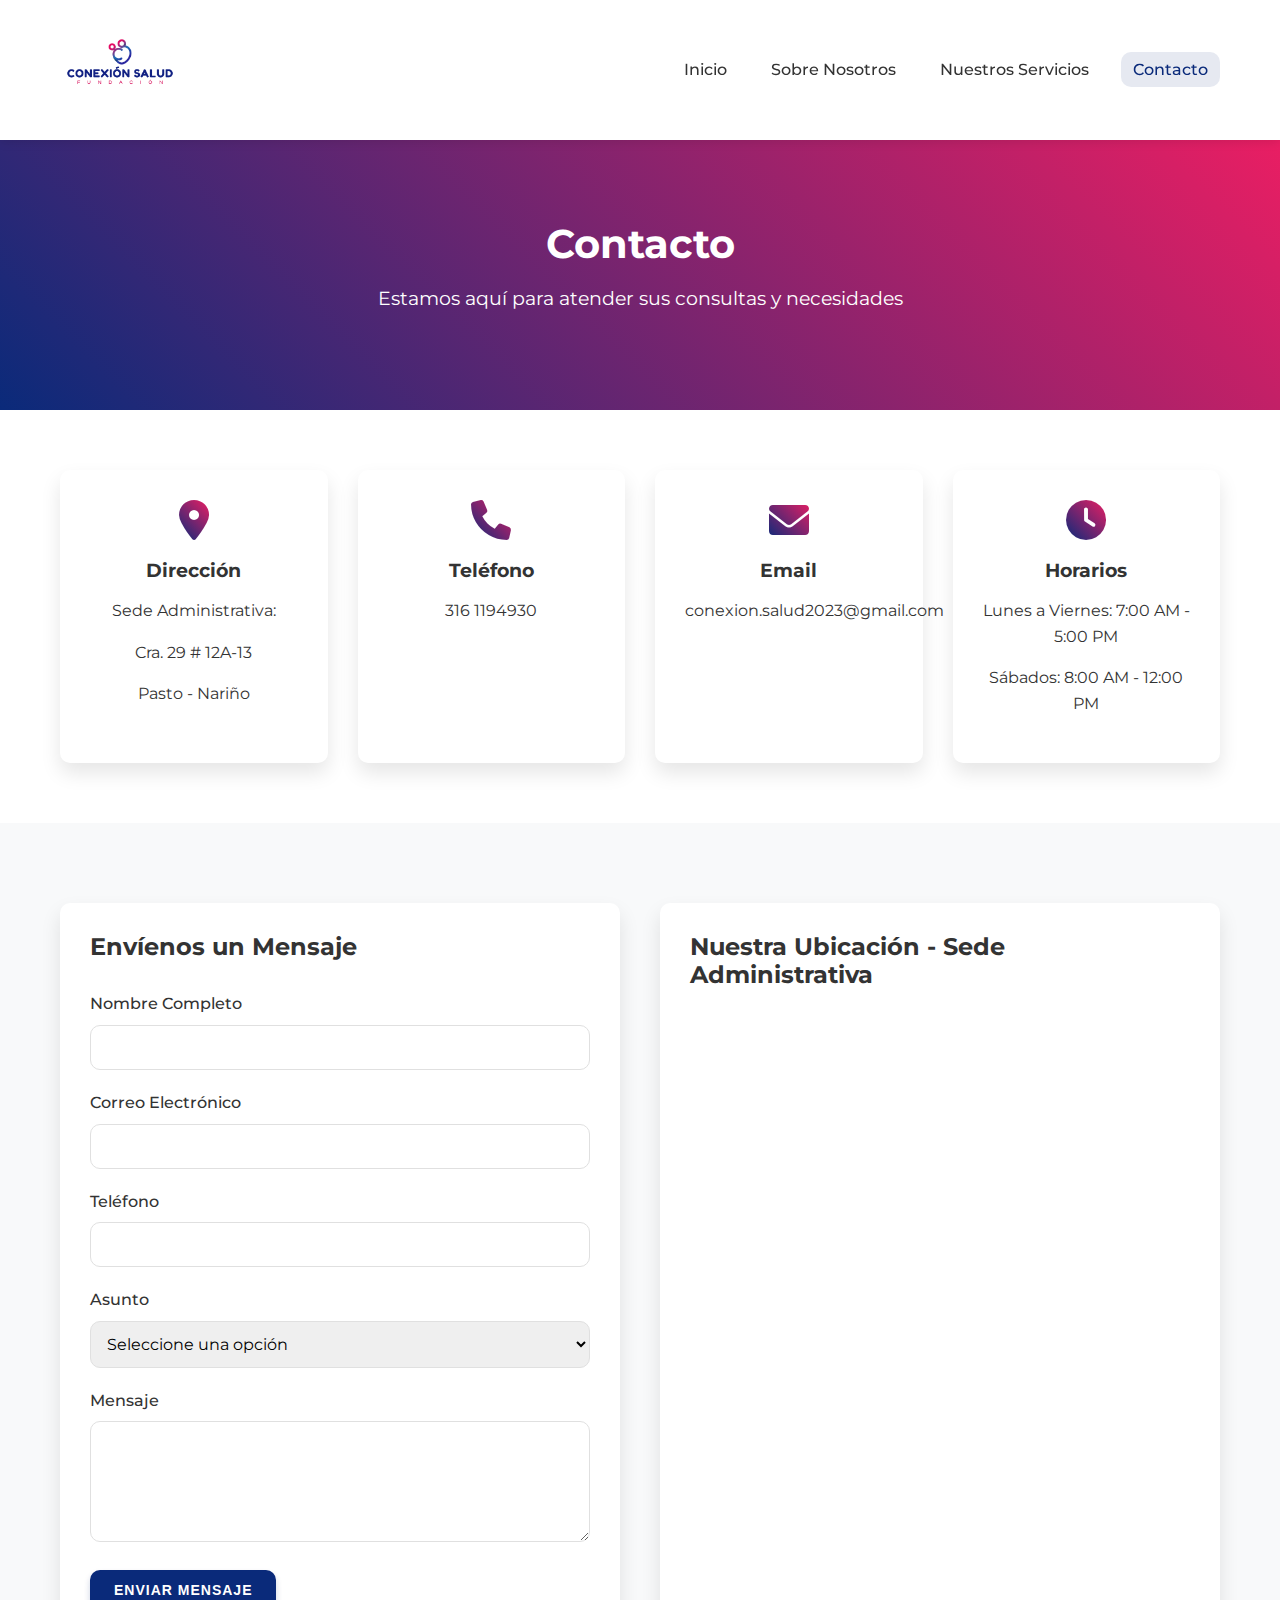
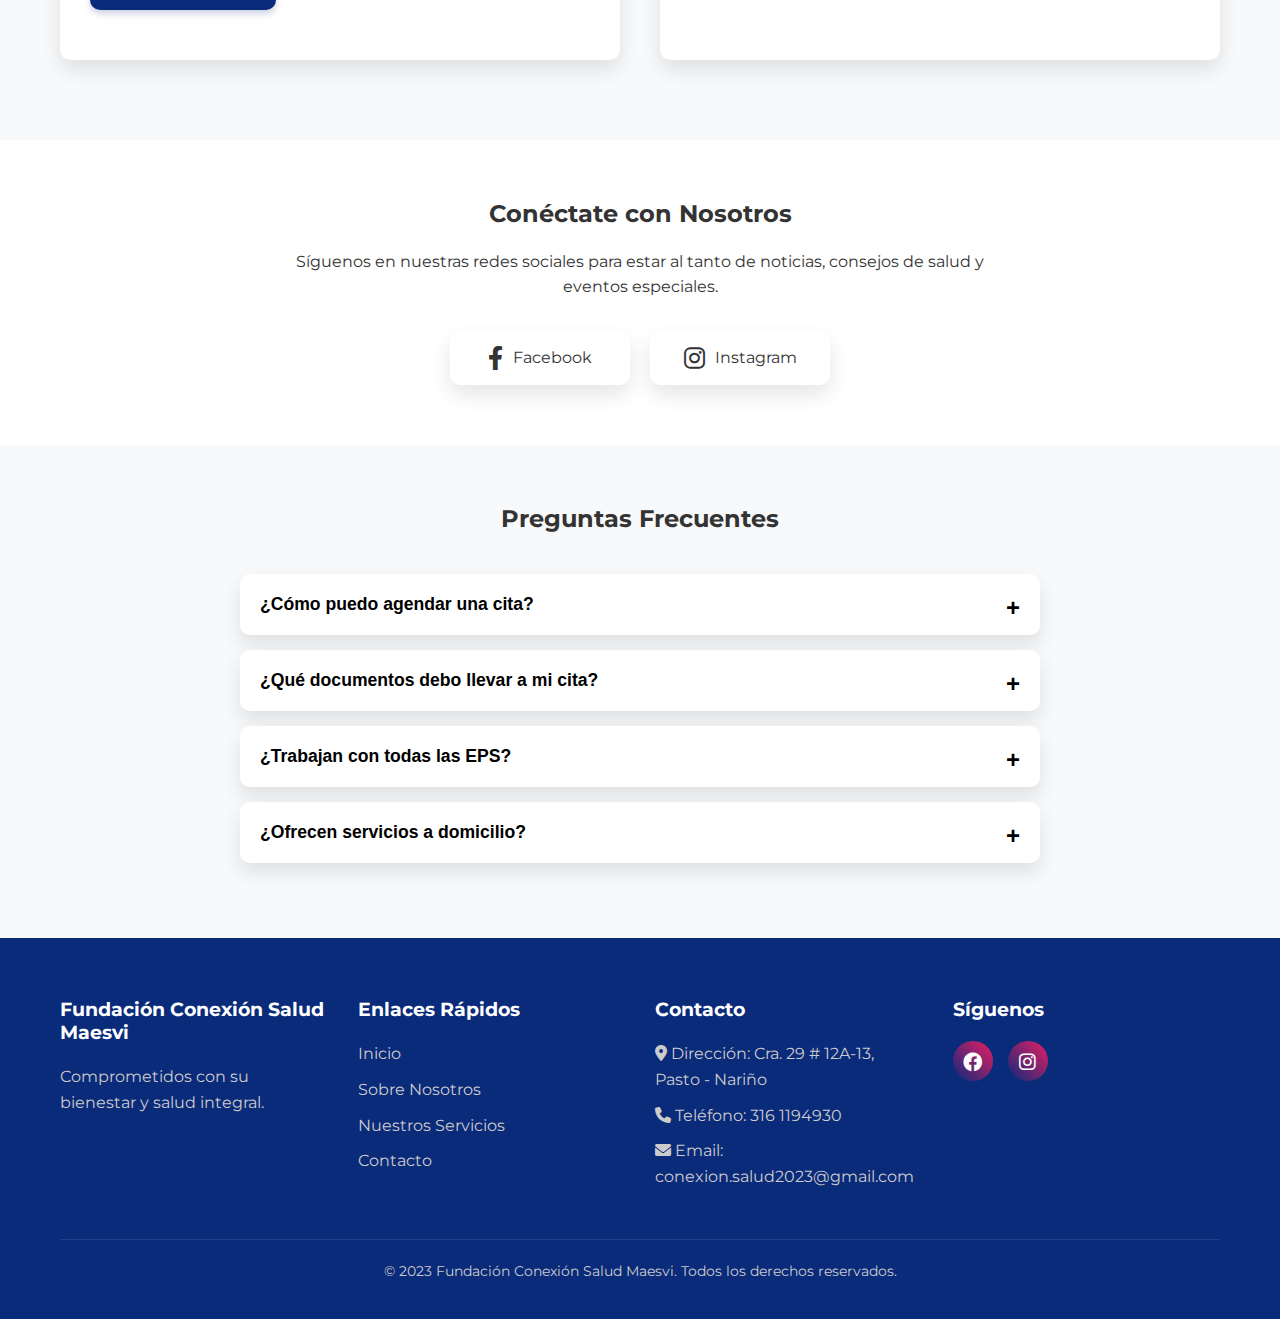
<file: contact.html>
<!DOCTYPE html>
<html lang="es">
<head>
    <meta charset="UTF-8">
    <meta name="viewport" content="width=device-width, initial-scale=1.0">
    <title>Fundación Conexión Salud Maesvi - Contacto</title>
    <link rel="stylesheet" href="styles.css">
    <link rel="stylesheet" href="https://cdnjs.cloudflare.com/ajax/libs/font-awesome/6.0.0-beta3/css/all.min.css">
</head>
<body>
    <header>
        <div class="container">
            <div class="logo">
                <a href="index.html">
                    <img src="logo.jpg" alt="Logo Fundación Conexión Salud Maesvi">
                </a>
            </div>
            <nav>
                <input type="checkbox" id="menu-toggle">
                <label for="menu-toggle" class="menu-icon">
                    <i class="fas fa-bars"></i>
                </label>
                <ul class="menu">
                    <li><a href="index.html">Inicio</a></li>
                    <li><a href="about.html">Sobre Nosotros</a></li>
                    <li><a href="services.html">Nuestros Servicios</a></li>
                    <li><a href="contact.html" class="active">Contacto</a></li>
                </ul>
            </nav>
        </div>
    </header>

    <section class="page-header">
        <div class="container">
            <h2>Contacto</h2>
            <p>Estamos aquí para atender sus consultas y necesidades</p>
        </div>
    </section>

    <section class="contact-info">
        <div class="container">
            <div class="contact-grid">
                <div class="contact-card">
                    <i class="fas fa-map-marker-alt"></i>
                    <h3>Dirección</h3>
                    <p>Sede Administrativa:</p>
                    <p>Cra. 29 # 12A-13</p>
                    <p>Pasto - Nariño</p>
                </div>
                <div class="contact-card">
                    <i class="fas fa-phone"></i>
                    <h3>Teléfono</h3>
                    <p>316 1194930</p>
                </div>
                <div class="contact-card">
                    <i class="fas fa-envelope"></i>
                    <h3>Email</h3>
                    <p>conexion.salud2023@gmail.com</p>
                </div>
                <div class="contact-card">
                    <i class="fas fa-clock"></i>
                    <h3>Horarios</h3>
                    <p>Lunes a Viernes: 7:00 AM - 5:00 PM</p>
                    <p>Sábados: 8:00 AM - 12:00 PM</p>
                </div>
            </div>
        </div>
    </section>

    <section class="contact-form-section">
  <div class="container">
    <div class="contact-content">
      <div class="form-container">
        <h2>Envíenos un Mensaje</h2>
        <form id="contact-form" class="contact-form" method="POST" action="https://formspree.io/f/xrbqjonn">
          <input type="hidden" name="_captcha" value="false">

          <div class="form-group">
            <label for="name">Nombre Completo</label>
            <input type="text" id="name" name="name" required>
          </div>

          <div class="form-group">
            <label for="email">Correo Electrónico</label>
            <input type="email" id="email" name="email" required>
          </div>

          <div class="form-group">
            <label for="phone">Teléfono</label>
            <input type="tel" id="phone" name="phone" required>
          </div>

          <div class="form-group">
            <label for="subject">Asunto</label>
            <select id="subject" name="subject" required>
              <option value="">Seleccione una opción</option>
              <option value="cita">Solicitud de Cita</option>
              <option value="info">Información de Servicios</option>
              <option value="sugerencia">Sugerencia</option>
              <option value="otro">Otro</option>
            </select>
          </div>

          <div class="form-group">
            <label for="message">Mensaje</label>
            <textarea id="message" name="message" rows="5" required></textarea>
          </div>

          <div class="form-group">
            <button type="submit" class="btn">Enviar Mensaje</button>
          </div>

          <!-- Aquí mostramos el estado del formulario -->
          <div id="form-status" style="margin-top: 10px; font-weight: bold;"></div>
        </form>
      </div>

      <div class="map-container">
        <h2>Nuestra Ubicación - Sede Administrativa</h2>
        <div class="map">
          <img src="https://images.unsplash.com/photo-1569336415962-a4bd9f69cd83?ixlib=rb-1.2.1&auto=format&fit=crop&w=1350&q=80" alt="Mapa de ubicación">
        </div>
      </div>
    </div>
  </div>
</section>

<!-- Agrega este script justo antes de cerrar el body -->
<script>
  const form = document.getElementById("contact-form");
  const status = document.getElementById("form-status");

  form.addEventListener("submit", async (e) => {
    e.preventDefault();

    const formData = new FormData(form);

    try {
      const response = await fetch(form.action, {
        method: form.method,
        headers: { "Accept": "application/json" },
        body: formData,
      });

      if (response.ok) {
        status.innerText = "¡Mensaje enviado con éxito!";
        status.style.color = "green";
        form.reset();
      } else {
        const result = await response.json();
        status.innerText = result.error || "Ocurrió un error. Inténtalo de nuevo.";
        status.style.color = "red";
      }
    } catch (error) {
      status.innerText = "Error de red. Inténtalo más tarde.";
      status.style.color = "red";
    }
  });
</script>

               <!--  <div class="form-container">
                    <h2>Envíenos un Mensaje</h2>
                    <form id="contact-form" class="contact-form">
                        <div class="form-group">
                            <label for="name">Nombre Completo</label>
                            <input type="text" id="name" name="name" required>
                        </div>
                        <div class="form-group">
                            <label for="email">Correo Electrónico</label>
                            <input type="email" id="email" name="email" required>
                        </div>
                        <div class="form-group">
                            <label for="phone">Teléfono</label>
                            <input type="tel" id="phone" name="phone" required>
                        </div>
                        <div class="form-group">
                            <label for="subject">Asunto</label>
                            <select id="subject" name="subject" required>
                                <option value="">Seleccione una opción</option>
                                <option value="cita">Solicitud de Cita</option>
                                <option value="info">Información de Servicios</option>
                                <option value="sugerencia">Sugerencia</option>
                                <option value="otro">Otro</option>
                            </select>
                        </div>
                        <div class="form-group">
                            <label for="message">Mensaje</label>
                            <textarea id="message" name="message" rows="5" required></textarea>
                        </div>
                        <div class="form-group">
                            <button type="submit" class="btn">Enviar Mensaje</button>
                        </div>
                    </form>
                </div> -->
                
    

    <section class="social-connect">
        <div class="container">
            <h2>Conéctate con Nosotros</h2>
            <p>Síguenos en nuestras redes sociales para estar al tanto de noticias, consejos de salud y eventos especiales.</p>
            <div class="social-grid">
                <a href="https://www.facebook.com/profile.php?id=61558642860971&locale=es_LA" target="_blank" class="social-link facebook">
                    <i class="fab fa-facebook-f"></i>
                    <span>Facebook</span>
                </a>
                <a href="https://www.instagram.com/Ipsconexionsalud" target="_blank" class="social-link instagram">
                    <i class="fab fa-instagram"></i>
                    <span>Instagram</span>
                </a>
            </div>
        </div>
    </section>

    <section class="faq">
        <div class="container">
            <h2>Preguntas Frecuentes</h2>
            <div class="accordion">
                <div class="accordion-item">
                    <button class="accordion-header">¿Cómo puedo agendar una cita?</button>
                    <div class="accordion-content">
                        <p>Puede agendar una cita llamando a nuestro número de teléfono 316 1194930, enviando un correo electrónico a conexion.salud2023@gmail.com o completando el formulario de contacto en esta página. También puede visitar nuestras instalaciones y solicitar una cita personalmente.</p>
                    </div>
                </div>
                <div class="accordion-item">
                    <button class="accordion-header">¿Qué documentos debo llevar a mi cita?</button>
                    <div class="accordion-content">
                        <p>Debe traer su documento de identidad, carnet de afiliación a su EPS o seguro médico, y cualquier resultado de exámenes previos o historia clínica relevante para su consulta.</p>
                    </div>
                </div>
                <div class="accordion-item">
                    <button class="accordion-header">¿Trabajan con todas las EPS?</button>
                    <div class="accordion-content">
                        <p>Trabajamos con la mayoría de las EPS del país. Para verificar si su EPS tiene convenio con nosotros, puede contactarnos directamente o consultar la lista actualizada en nuestra recepción.</p>
                    </div>
                </div>
                <div class="accordion-item">
                    <button class="accordion-header">¿Ofrecen servicios a domicilio?</button>
                    <div class="accordion-content">
                        <p>Sí, ofrecemos servicios de rehabilitación domiciliaria y atención domiciliaria para pacientes con movilidad reducida. También realizamos toma de muestras de laboratorio a domicilio. Consulte disponibilidad y costos adicionales.</p>
                    </div>
                </div>
            </div>
        </div>
    </section>

    <footer>
        <div class="container">
            <div class="footer-content">
                <div class="footer-section">
                    <h3>Fundación Conexión Salud Maesvi</h3>
                    <p>Comprometidos con su bienestar y salud integral.</p>
                </div>
                <div class="footer-section">
                    <h3>Enlaces Rápidos</h3>
                    <ul>
                        <li><a href="index.html">Inicio</a></li>
                        <li><a href="about.html">Sobre Nosotros</a></li>
                        <li><a href="services.html">Nuestros Servicios</a></li>
                        <li><a href="contact.html">Contacto</a></li>
                    </ul>
                </div>
                <div class="footer-section">
                    <h3>Contacto</h3>
                    <p><i class="fas fa-map-marker-alt"></i> Dirección: Cra. 29 # 12A-13, Pasto - Nariño</p>
                    <p><i class="fas fa-phone"></i> Teléfono: 316 1194930</p>
                    <p><i class="fas fa-envelope"></i> Email: conexion.salud2023@gmail.com</p>
                </div>
                <div class="footer-section">
                    <h3>Síguenos</h3>
                    <div class="social-icons">
                        <a href="https://www.facebook.com/profile.php?id=61558642860971&locale=es_LA" target="_blank"><i class="fab fa-facebook"></i></a>
                        <a href="https://www.instagram.com/Ipsconexionsalud" target="_blank"><i class="fab fa-instagram"></i></a>
                    </div>
                </div>
            </div>
            <div class="footer-bottom">
                <p>&copy; 2023 Fundación Conexión Salud Maesvi. Todos los derechos reservados.</p>
            </div>
        </div>
    </footer>

    <script src="script.js"></script>
</body>
</html>
</file>
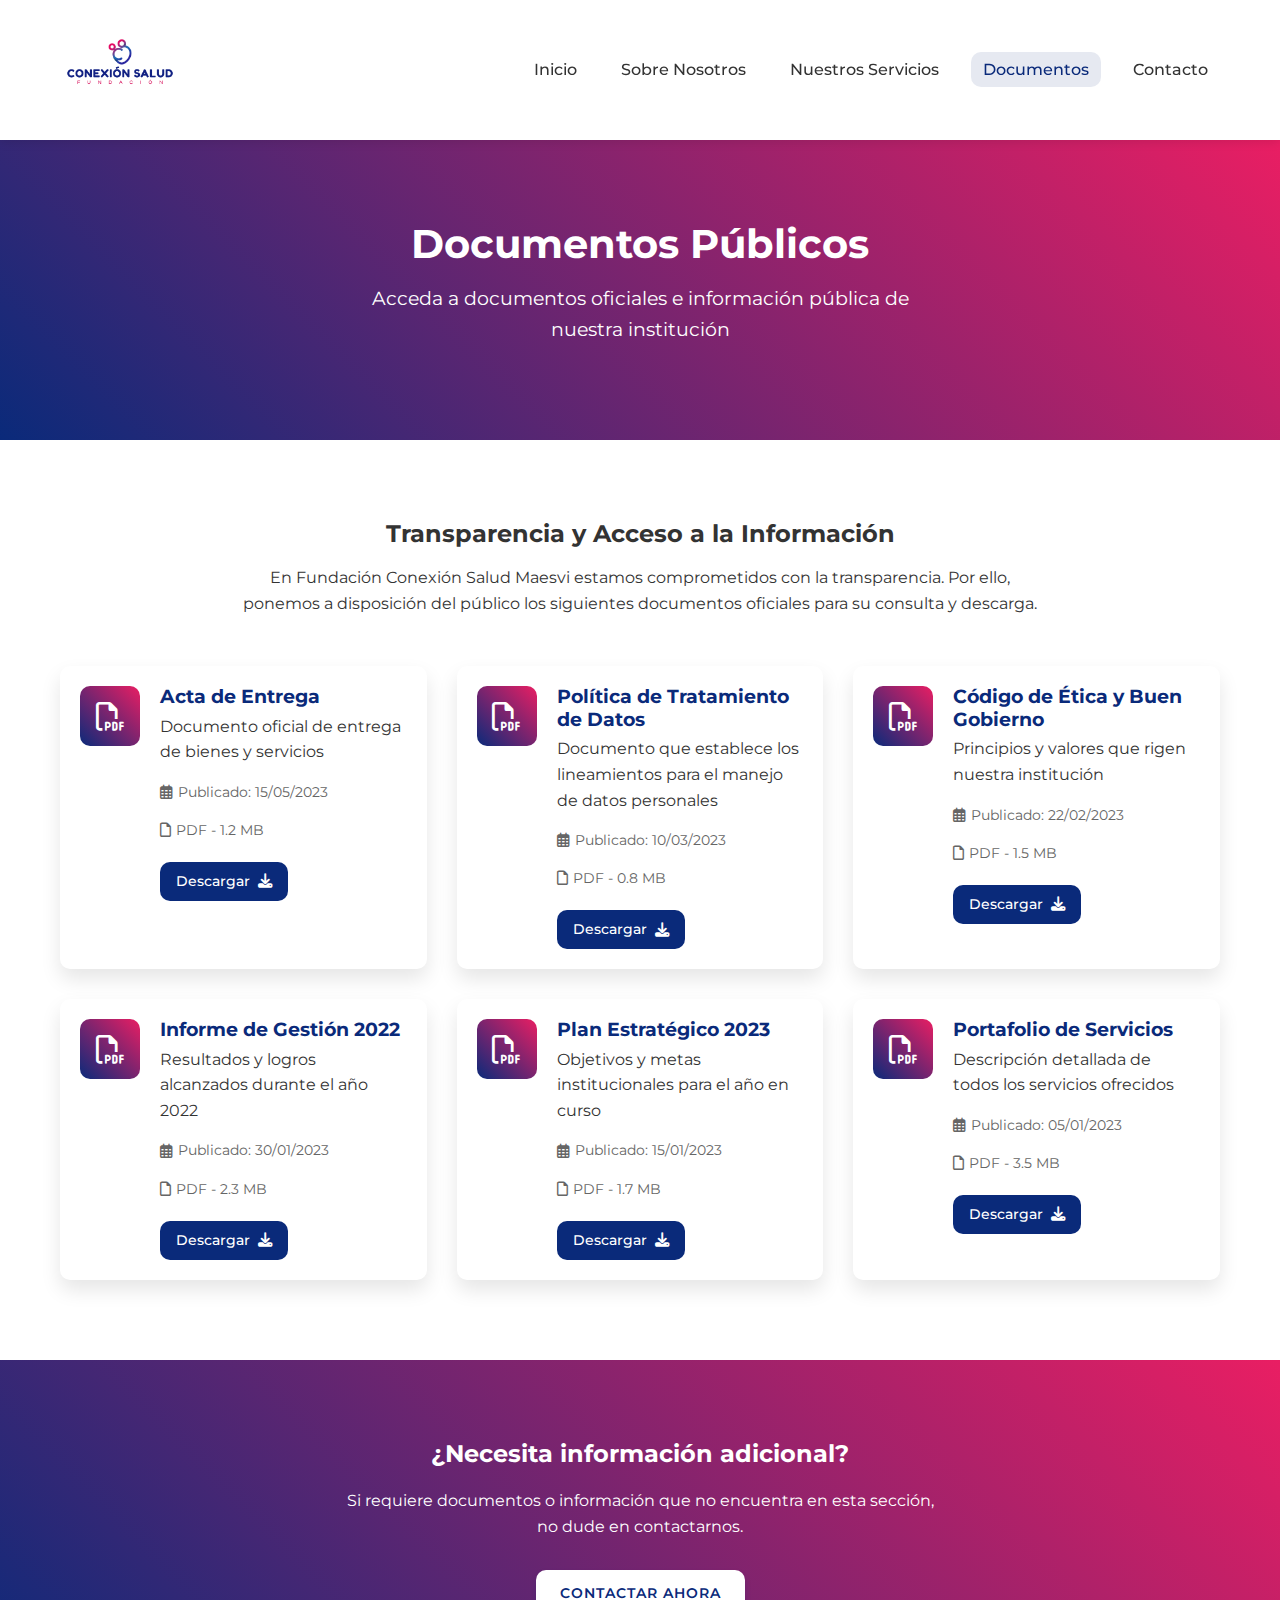
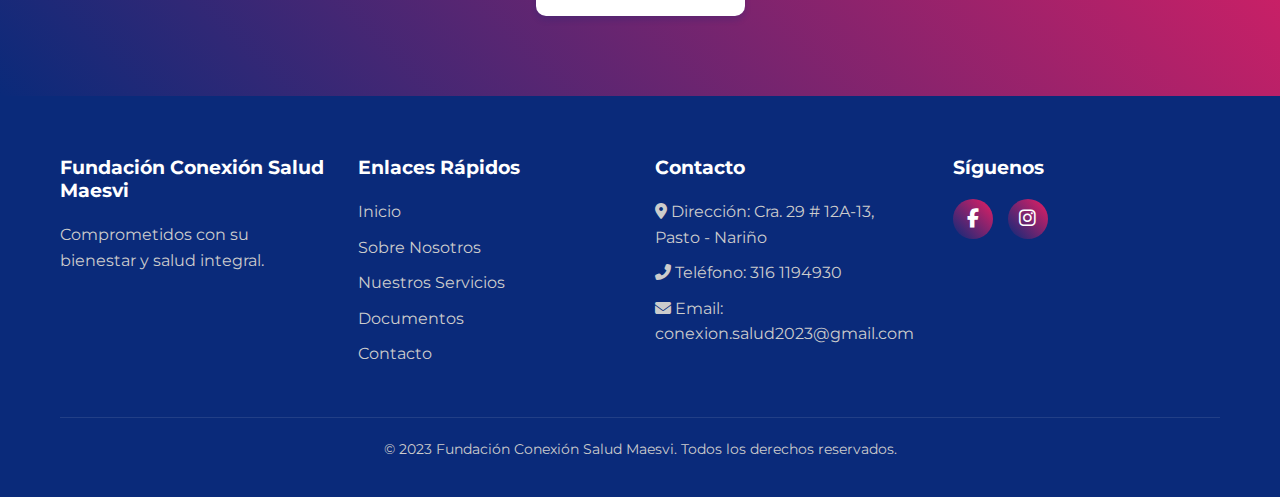
<file: documents.html>
<!DOCTYPE html>
<html lang="es">
<head>
    <meta charset="UTF-8">
    <meta name="viewport" content="width=device-width, initial-scale=1.0">
    <title>Fundación Conexión Salud Maesvi - Documentos</title>
    <link rel="stylesheet" href="styles.css">
    <link rel="stylesheet" href="https://cdnjs.cloudflare.com/ajax/libs/font-awesome/6.4.0/css/all.min.css">
    <link href="https://fonts.googleapis.com/css2?family=Montserrat:wght@300;400;500;600;700&display=swap" rel="stylesheet">
</head>
<body>
    <header>
        <div class="container">
            <div class="logo">
                <a href="index.html">
                    <img src="logo.jpg" alt="Logo Fundación Conexión Salud Maesvi">
                </a>
            </div>
            <nav>
                <input type="checkbox" id="menu-toggle">
                <label for="menu-toggle" class="menu-icon">
                    <i class="fas fa-bars"></i>
                </label>
                <ul class="menu">
                    <li><a href="index.html">Inicio</a></li>
                    <li><a href="about.html">Sobre Nosotros</a></li>
                    <li><a href="services.html">Nuestros Servicios</a></li>
                    <li><a href="documents.html" class="active">Documentos</a></li>
                    <li><a href="contact.html">Contacto</a></li>
                </ul>
            </nav>
        </div>
    </header>

    <section class="page-header">
        <div class="container">
            <h2>Documentos Públicos</h2>
            <p>Acceda a documentos oficiales e información pública de nuestra institución</p>
        </div>
    </section>

    <section class="documents-section">
        <div class="container">
            <div class="documents-intro">
                <h2>Transparencia y Acceso a la Información</h2>
                <p>En Fundación Conexión Salud Maesvi estamos comprometidos con la transparencia. Por ello, ponemos a disposición del público los siguientes documentos oficiales para su consulta y descarga.</p>
            </div>
            
            <div class="documents-grid">
                <div class="document-card">
                    <div class="document-icon">
                        <i class="far fa-file-pdf"></i>
                    </div>
                    <div class="document-info">
                        <h3>Acta de Entrega</h3>
                        <p>Documento oficial de entrega de bienes y servicios</p>
                        <div class="document-meta">
                            <span><i class="far fa-calendar-alt"></i> Publicado: 15/05/2023</span>
                            <span><i class="far fa-file"></i> PDF - 1.2 MB</span>
                        </div>
                        <a href="Acta%20de%20entrega.pdf" class="btn-document" download>Descargar <i class="fas fa-download"></i></a>
                    </div>
                </div>
                
                <div class="document-card">
                    <div class="document-icon">
                        <i class="far fa-file-pdf"></i>
                    </div>
                    <div class="document-info">
                        <h3>Política de Tratamiento de Datos</h3>
                        <p>Documento que establece los lineamientos para el manejo de datos personales</p>
                        <div class="document-meta">
                            <span><i class="far fa-calendar-alt"></i> Publicado: 10/03/2023</span>
                            <span><i class="far fa-file"></i> PDF - 0.8 MB</span>
                        </div>
                        <a href="#" class="btn-document">Descargar <i class="fas fa-download"></i></a>
                    </div>
                </div>
                
                <div class="document-card">
                    <div class="document-icon">
                        <i class="far fa-file-pdf"></i>
                    </div>
                    <div class="document-info">
                        <h3>Código de Ética y Buen Gobierno</h3>
                        <p>Principios y valores que rigen nuestra institución</p>
                        <div class="document-meta">
                            <span><i class="far fa-calendar-alt"></i> Publicado: 22/02/2023</span>
                            <span><i class="far fa-file"></i> PDF - 1.5 MB</span>
                        </div>
                        <a href="#" class="btn-document">Descargar <i class="fas fa-download"></i></a>
                    </div>
                </div>
                
                <div class="document-card">
                    <div class="document-icon">
                        <i class="far fa-file-pdf"></i>
                    </div>
                    <div class="document-info">
                        <h3>Informe de Gestión 2022</h3>
                        <p>Resultados y logros alcanzados durante el año 2022</p>
                        <div class="document-meta">
                            <span><i class="far fa-calendar-alt"></i> Publicado: 30/01/2023</span>
                            <span><i class="far fa-file"></i> PDF - 2.3 MB</span>
                        </div>
                        <a href="#" class="btn-document">Descargar <i class="fas fa-download"></i></a>
                    </div>
                </div>
                
                <div class="document-card">
                    <div class="document-icon">
                        <i class="far fa-file-pdf"></i>
                    </div>
                    <div class="document-info">
                        <h3>Plan Estratégico 2023</h3>
                        <p>Objetivos y metas institucionales para el año en curso</p>
                        <div class="document-meta">
                            <span><i class="far fa-calendar-alt"></i> Publicado: 15/01/2023</span>
                            <span><i class="far fa-file"></i> PDF - 1.7 MB</span>
                        </div>
                        <a href="#" class="btn-document">Descargar <i class="fas fa-download"></i></a>
                    </div>
                </div>
                
                <div class="document-card">
                    <div class="document-icon">
                        <i class="far fa-file-pdf"></i>
                    </div>
                    <div class="document-info">
                        <h3>Portafolio de Servicios</h3>
                        <p>Descripción detallada de todos los servicios ofrecidos</p>
                        <div class="document-meta">
                            <span><i class="far fa-calendar-alt"></i> Publicado: 05/01/2023</span>
                            <span><i class="far fa-file"></i> PDF - 3.5 MB</span>
                        </div>
                        <a href="#" class="btn-document">Descargar <i class="fas fa-download"></i></a>
                    </div>
                </div>
            </div>
        </div>
    </section>

    <section class="cta">
        <div class="container">
            <h2>¿Necesita información adicional?</h2>
            <p>Si requiere documentos o información que no encuentra en esta sección, no dude en contactarnos.</p>
            <a href="contact.html" class="btn">Contactar Ahora</a>
        </div>
    </section>

    <footer>
        <div class="container">
            <div class="footer-content">
                <div class="footer-section">
                    <h3>Fundación Conexión Salud Maesvi</h3>
                    <p>Comprometidos con su bienestar y salud integral.</p>
                </div>
                <div class="footer-section">
                    <h3>Enlaces Rápidos</h3>
                    <ul>
                        <li><a href="index.html">Inicio</a></li>
                        <li><a href="about.html">Sobre Nosotros</a></li>
                        <li><a href="services.html">Nuestros Servicios</a></li>
                        <li><a href="documents.html">Documentos</a></li>
                        <li><a href="contact.html">Contacto</a></li>
                    </ul>
                </div>
                <div class="footer-section">
                    <h3>Contacto</h3>
                    <p><i class="fas fa-map-marker-alt"></i> Dirección: Cra. 29 # 12A-13, Pasto - Nariño</p>
                    <p><i class="fas fa-phone-alt"></i> Teléfono: 316 1194930</p>
                    <p><i class="fas fa-envelope"></i> Email: conexion.salud2023@gmail.com</p>
                </div>
                <div class="footer-section">
                    <h3>Síguenos</h3>
                    <div class="social-icons">
                        <a href="https://www.facebook.com/profile.php?id=61558642860971&locale=es_LA" target="_blank"><i class="fab fa-facebook-f"></i></a>
                        <a href="https://www.instagram.com/Ipsconexionsalud" target="_blank"><i class="fab fa-instagram"></i></a>
                    </div>
                </div>
            </div>
            <div class="footer-bottom">
                <p>&copy; 2023 Fundación Conexión Salud Maesvi. Todos los derechos reservados.</p>
            </div>
        </div>
    </footer>

    <script src="script.js"></script>
</body>
</html>
</file>
<file: styles.css>
/* Base Styles */
@import url('https://fonts.googleapis.com/css2?family=Montserrat:wght@300;400;500;600;700&display=swap');

:root {
    --primary-color: #0a2a7a; /* Azul oscuro del logo */
    --primary-dark: #051d5a;
    --primary-light: #3a5cb0;
    --secondary-color: #e91e63; /* Rosa/magenta del logo */
    --secondary-light: #f48fb1;
    --secondary-dark: #c2185b;
    --accent-color: #8e44ad; /* Color complementario para gradientes */
    --text-color: #333333;
    --text-light: #666666;
    --background-color: #ffffff;
    --background-alt: #f8f9fa;
    --border-color: #e0e0e0;
    --success-color: #4caf50;
    --warning-color: #ff9800;
    --error-color: #f44336;
    --box-shadow: 0 10px 20px rgba(0, 0, 0, 0.1);
    --transition: all 0.3s ease;
    --border-radius: 10px;
    --container-width: 1200px;
}

* {
    margin: 0;
    padding: 0;
    box-sizing: border-box;
}

body {
    font-family: 'Montserrat', sans-serif;
    line-height: 1.6;
    color: var(--text-color);
    background-color: var(--background-color);
}

.container {
    width: 100%;
    max-width: var(--container-width);
    margin: 0 auto;
    padding: 0 20px;
}

h1, h2, h3, h4, h5, h6 {
    font-weight: 700;
    line-height: 1.2;
    margin-bottom: 1rem;
    color: var(--text-color);
}

p {
    margin-bottom: 1rem;
    font-weight: 400;
}

a {
    color: var(--primary-color);
    text-decoration: none;
    transition: var(--transition);
}

a:hover {
    color: var(--primary-dark);
}

img {
    max-width: 100%;
    height: auto;
    display: block;
}

ul {
    list-style: none;
}

section {
    padding: 60px 0;
}

.btn {
    display: inline-block;
    background-color: var(--primary-color);
    color: white;
    padding: 12px 24px;
    border-radius: var(--border-radius);
    text-align: center;
    font-weight: 600;
    cursor: pointer;
    transition: var(--transition);
    border: none;
    text-transform: uppercase;
    letter-spacing: 1px;
    font-size: 14px;
    box-shadow: 0 4px 6px rgba(10, 42, 122, 0.2);
}

.btn:hover {
    background-color: var(--primary-dark);
    color: white;
    transform: translateY(-3px);
    box-shadow: 0 6px 12px rgba(10, 42, 122, 0.3);
}

/* Header Styles */
header {
    background-color: white;
    box-shadow: 0 2px 10px rgba(0, 0, 0, 0.1);
    position: sticky;
    top: 0;
    z-index: 1000;
}

header .container {
    display: flex;
    justify-content: space-between;
    align-items: center;
    padding: 10px 20px;
}

.logo img {
    max-height: 120px;
    width: auto;
}

nav .menu {
    display: flex;
    gap: 20px;
}

nav .menu li a {
    color: var(--text-color);
    font-weight: 500;
    padding: 8px 12px;
    border-radius: var(--border-radius);
    transition: var(--transition);
}

nav .menu li a:hover, 
nav .menu li a.active {
    color: var(--primary-color);
    background-color: rgba(10, 42, 122, 0.1);
}

#menu-toggle {
    display: none;
}

.menu-icon {
    display: none;
    font-size: 1.5rem;
    cursor: pointer;
    color: var(--primary-color);
}

/* Hero Section */
.hero {
    background: linear-gradient(rgba(10, 42, 122, 0.8), rgba(233, 30, 99, 0.8)), url('https://images.unsplash.com/photo-1532938911079-1b06ac7ceec7?ixlib=rb-1.2.1&auto=format&fit=crop&w=1489&q=80') no-repeat center center/cover;
    color: white;
    text-align: center;
    padding: 100px 0;
}

.hero h2 {
    font-size: 2.5rem;
    margin-bottom: 20px;
    color: white;
}

.hero p {
    font-size: 1.2rem;
    margin-bottom: 30px;
    max-width: 600px;
    margin-left: auto;
    margin-right: auto;
}

.hero .btn {
    background-color: white;
    color: var(--primary-color);
}

.hero .btn:hover {
    background-color: var(--secondary-color);
    color: white;
}

/* Carousel Section */
.carousel-section {
    padding: 60px 0;
    background-color: var(--background-alt);
    overflow: hidden;
}

.carousel-section h2 {
    text-align: center;
    margin-bottom: 40px;
}

.carousel-container {
    position: relative;
    width: 100%;
    margin: 0 auto;
    overflow: hidden;
    box-shadow: var(--box-shadow);
}

.carousel {
    display: flex;
    transition: transform 0.5s ease;
}

.carousel-item {
    min-width: 100%;
    position: relative;
    display: none;
}

.carousel-item.active {
    display: block;
}

.carousel-item img {
    width: 100%;
    height: 500px;
    object-fit: cover;
}

.carousel-caption {
    position: absolute;
    bottom: 0;
    left: 0;
    right: 0;
    background: linear-gradient(transparent, rgba(0, 0, 0, 0.7));
    color: white;
    padding: 30px 20px 20px;
    text-align: center;
}

.carousel-caption h3 {
    color: white;
    margin-bottom: 10px;
    font-size: 1.8rem;
}

.carousel-caption p {
    font-size: 1.1rem;
}

.carousel-control {
    position: absolute;
    top: 50%;
    transform: translateY(-50%);
    background-color: rgba(255, 255, 255, 0.2);
    color: white;
    border: none;
    width: 50px;
    height: 50px;
    border-radius: 50%;
    font-size: 24px;
    cursor: pointer;
    transition: var(--transition);
    z-index: 10;
    display: flex;
    align-items: center;
    justify-content: center;
}

.carousel-control:hover {
    background-color: rgba(255, 255, 255, 0.4);
}

.carousel-control.prev {
    left: 20px;
}

.carousel-control.next {
    right: 20px;
}

.carousel-indicators {
    position: absolute;
    bottom: 20px;
    left: 50%;
    transform: translateX(-50%);
    display: flex;
    gap: 10px;
    z-index: 10;
}

.indicator {
    width: 12px;
    height: 12px;
    background-color: rgba(255, 255, 255, 0.5);
    border-radius: 50%;
    cursor: pointer;
    transition: var(--transition);
}

.indicator.active {
    background-color: white;
    transform: scale(1.2);
}

/* Features Section */
.features {
    padding: 80px 0;
}

.features h2 {
    text-align: center;
    margin-bottom: 50px;
}

.feature-grid {
    display: grid;
    grid-template-columns: repeat(auto-fit, minmax(250px, 1fr));
    gap: 30px;
}

.feature-card {
    background-color: white;
    border-radius: var(--border-radius);
    padding: 30px;
    text-align: center;
    box-shadow: var(--box-shadow);
    transition: var(--transition);
}

.feature-card:hover {
    transform: translateY(-10px);
}

.feature-card i {
    font-size: 3rem;
    color: var(--primary-color);
    margin-bottom: 20px;
    background: linear-gradient(45deg, var(--primary-color), var(--secondary-color));
    -webkit-background-clip: text;
    -webkit-text-fill-color: transparent;
}

.feature-card h3 {
    margin-bottom: 15px;
}

/* CTA Section */
.cta {
    background: linear-gradient(45deg, var(--primary-color), var(--secondary-color));
    color: white;
    text-align: center;
    padding: 80px 0;
}

.cta h2 {
    color: white;
    margin-bottom: 20px;
}

.cta p {
    margin-bottom: 30px;
    max-width: 600px;
    margin-left: auto;
    margin-right: auto;
}

.cta .btn {
    background-color: white;
    color: var(--primary-color);
}

.cta .btn:hover {
    background-color: rgba(255, 255, 255, 0.9);
    color: var(--secondary-color);
}

/* Footer */
footer {
    background-color: #0a2a7a;
    color: white;
    padding: 60px 0 20px;
}

.footer-content {
    display: grid;
    grid-template-columns: repeat(auto-fit, minmax(200px, 1fr));
    gap: 30px;
    margin-bottom: 40px;
}

.footer-section h3 {
    color: white;
    margin-bottom: 20px;
    font-size: 1.2rem;
}

.footer-section ul li {
    margin-bottom: 10px;
}

.footer-section ul li a {
    color: #ccc;
    transition: var(--transition);
}

.footer-section ul li a:hover {
    color: white;
    padding-left: 5px;
}

.footer-section p {
    color: #ccc;
    margin-bottom: 10px;
}

.social-icons {
    display: flex;
    gap: 15px;
}

.social-icons a {
    display: inline-flex;
    align-items: center;
    justify-content: center;
    width: 40px;
    height: 40px;
    background: linear-gradient(45deg, var(--primary-color), var(--secondary-color));
    color: white;
    border-radius: 50%;
    transition: var(--transition);
    font-size: 1.2rem;
}

.social-icons a:hover {
    transform: translateY(-5px) rotate(10deg);
    box-shadow: 0 5px 15px rgba(233, 30, 99, 0.3);
}

.footer-bottom {
    text-align: center;
    padding-top: 20px;
    border-top: 1px solid rgba(255, 255, 255, 0.1);
}

.footer-bottom p {
    color: #ccc;
    font-size: 0.9rem;
}

/* Page Header */
.page-header {
    background: linear-gradient(45deg, var(--primary-color), var(--secondary-color));
    color: white;
    text-align: center;
    padding: 80px 0;
}

.page-header h2 {
    color: white;
    font-size: 2.5rem;
    margin-bottom: 15px;
}

.page-header p {
    font-size: 1.2rem;
    max-width: 600px;
    margin-left: auto;
    margin-right: auto;
}

/* About Page Styles */
.about-intro, .services-intro {
    padding: 80px 0;
}

.about-content, .services-content {
    display: grid;
    grid-template-columns: 1fr 1fr;
    gap: 40px;
    align-items: center;
}

.about-text h2, .services-text h2 {
    margin-bottom: 20px;
}

.about-image img, .services-image img {
    border-radius: var(--border-radius);
    box-shadow: var(--box-shadow);
}

/* Policies Section */
.policies {
    background-color: var(--background-alt);
    padding: 80px 0;
}

.policies h2 {
    text-align: center;
    margin-bottom: 50px;
}

.policy-grid {
    display: grid;
    grid-template-columns: repeat(auto-fit, minmax(300px, 1fr));
    gap: 30px;
}

.policy-card {
    background-color: white;
    border-radius: var(--border-radius);
    padding: 30px;
    box-shadow: var(--box-shadow);
    transition: var(--transition);
}

.policy-card:hover {
    transform: translateY(-5px);
}

.policy-card i {
    font-size: 2.5rem;
    background: linear-gradient(45deg, var(--primary-color), var(--secondary-color));
    -webkit-background-clip: text;
    -webkit-text-fill-color: transparent;
    margin-bottom: 20px;
}

.policy-card h3 {
    margin-bottom: 15px;
}

/* Rights and Duties Section */
.rights-duties {
    padding: 80px 0;
}

.rights-duties h2 {
    text-align: center;
    margin-bottom: 50px;
}

.rights-duties-grid {
    display: grid;
    grid-template-columns: repeat(auto-fit, minmax(300px, 1fr));
    gap: 30px;
}

.rights-card, .duties-card {
    background-color: white;
    border-radius: var(--border-radius);
    padding: 30px;
    box-shadow: var(--box-shadow);
}

.rights-card h3, .duties-card h3 {
    color: var(--primary-color);
    margin-bottom: 20px;
    text-align: center;
}

.rights-card ul, .duties-card ul {
    padding-left: 20px;
}

.rights-card ul li, .duties-card ul li {
    list-style-type: disc;
    margin-bottom: 10px;
    color: var(--text-light);
}

/* Services Page Styles */
.service-categories {
    background-color: var(--background-alt);
    padding: 60px 0;
}

.service-categories h2 {
    text-align: center;
    margin-bottom: 50px;
}

.service-grid {
    display: grid;
    grid-template-columns: repeat(auto-fit, minmax(300px, 1fr));
    gap: 30px;
}

.service-card {
    background-color: white;
    border-radius: var(--border-radius);
    padding: 30px;
    box-shadow: var(--box-shadow);
    transition: var(--transition);
    height: 100%;
    text-align: center;
}

.service-card:hover {
    transform: translateY(-5px);
}

.service-card i {
    font-size: 3rem;
    margin-bottom: 20px;
    background: linear-gradient(45deg, var(--primary-color), var(--secondary-color));
    -webkit-background-clip: text;
    -webkit-text-fill-color: transparent;
}

.service-card h3 {
    margin-bottom: 15px;
    color: var(--primary-color);
}

.service-card p {
    color: var(--text-light);
}

/* Contact Page Styles */
.contact-info {
    padding: 60px 0;
}

.contact-grid {
    display: grid;
    grid-template-columns: repeat(auto-fit, minmax(250px, 1fr));
    gap: 30px;
}

.contact-card {
    background-color: white;
    border-radius: var(--border-radius);
    padding: 30px;
    text-align: center;
    box-shadow: var(--box-shadow);
    transition: var(--transition);
    height: 100%;
}

.contact-card:hover {
    transform: translateY(-5px);
}

.contact-card i {
    font-size: 2.5rem;
    margin-bottom: 20px;
    background: linear-gradient(45deg, var(--primary-color), var(--secondary-color));
    -webkit-background-clip: text;
    -webkit-text-fill-color: transparent;
}

.contact-form-section {
    background-color: var(--background-alt);
    padding: 80px 0;
}

.contact-content {
    display: grid;
    grid-template-columns: 1fr 1fr;
    gap: 40px;
}

.form-container, .map-container {
    background-color: white;
    border-radius: var(--border-radius);
    padding: 30px;
    box-shadow: var(--box-shadow);
}

.form-container h2, .map-container h2 {
    margin-bottom: 30px;
}

.contact-form .form-group {
    margin-bottom: 20px;
}

.contact-form label {
    display: block;
    margin-bottom: 8px;
    font-weight: 500;
}

.contact-form input, 
.contact-form select, 
.contact-form textarea {
    width: 100%;
    padding: 12px;
    border: 1px solid var(--border-color);
    border-radius: var(--border-radius);
    font-family: inherit;
    font-size: 1rem;
}

.contact-form textarea {
    resize: vertical;
}

.map iframe {
    width: 100%;
    height: 300px;
    border-radius: var(--border-radius);
}

.social-connect {
    padding: 60px 0;
    text-align: center;
}

.social-connect h2 {
    margin-bottom: 20px;
}

.social-connect p {
    max-width: 700px;
    margin: 0 auto 30px;
}

.social-grid {
    display: flex;
    flex-wrap: wrap;
    justify-content: center;
    gap: 20px;
    max-width: 800px;
    margin: 0 auto;
}

.social-link {
    display: flex;
    align-items: center;
    justify-content: center;
    gap: 10px;
    background-color: white;
    color: var(--text-color);
    padding: 15px 30px;
    border-radius: var(--border-radius);
    box-shadow: var(--box-shadow);
    transition: var(--transition);
    width: 180px;
}

.social-link:hover {
    transform: translateY(-5px);
}

.social-link.facebook:hover {
    background-color: #3b5998;
    color: white;
}

.social-link.instagram:hover {
    background: linear-gradient(45deg, #f09433, #e6683c, #dc2743, #cc2366, #bc1888);
    color: white;
}

.social-link i {
    font-size: 1.5rem;
}

/* FAQ Section */
.faq {
    padding: 60px 0;
    background-color: var(--background-alt);
}

.faq h2 {
    text-align: center;
    margin-bottom: 40px;
}

.accordion {
    max-width: 800px;
    margin: 0 auto;
}

.accordion-item {
    margin-bottom: 15px;
    border-radius: var(--border-radius);
    overflow: hidden;
    box-shadow: var(--box-shadow);
}

.accordion-header {
    width: 100%;
    background-color: white;
    padding: 20px;
    text-align: left;
    border: none;
    font-weight: 600;
    font-size: 1.1rem;
    cursor: pointer;
    position: relative;
    transition: var(--transition);
}

.accordion-header:hover {
    background: linear-gradient(45deg, var(--primary-light), var(--secondary-light));
    color: white;
}

.accordion-header::after {
    content: '+';
    position: absolute;
    right: 20px;
    font-size: 1.5rem;
}

.accordion-header.active::after {
    content: '-';
}

.accordion-content {
    background-color: white;
    padding: 0 20px;
    max-height: 0;
    overflow: hidden;
    transition: max-height 0.3s ease;
}

.accordion-content p {
    padding: 20px 0;
}

/* Documents Page Styles */
.documents-section {
    padding: 80px 0;
}

.documents-intro {
    text-align: center;
    max-width: 800px;
    margin: 0 auto 50px;
}

.documents-grid {
    display: grid;
    grid-template-columns: repeat(auto-fit, minmax(350px, 1fr));
    gap: 30px;
}

.document-card {
    background-color: white;
    border-radius: var(--border-radius);
    padding: 20px;
    box-shadow: var(--box-shadow);
    transition: var(--transition);
    display: flex;
    gap: 20px;
}

.document-card:hover {
    transform: translateY(-5px);
}

.document-icon {
    flex-shrink: 0;
    width: 60px;
    height: 60px;
    background: linear-gradient(45deg, var(--primary-color), var(--secondary-color));
    border-radius: var(--border-radius);
    display: flex;
    align-items: center;
    justify-content: center;
    color: white;
    font-size: 1.8rem;
}

.document-info {
    flex-grow: 1;
}

.document-info h3 {
    margin-bottom: 5px;
    color: var(--primary-color);
}

.document-meta {
    display: flex;
    flex-wrap: wrap;
    gap: 15px;
    margin: 10px 0;
    font-size: 0.9rem;
    color: var(--text-light);
}

.document-meta span {
    display: flex;
    align-items: center;
    gap: 5px;
}

.btn-document {
    display: inline-flex;
    align-items: center;
    gap: 8px;
    background-color: var(--primary-color);
    color: white;
    padding: 8px 16px;
    border-radius: var(--border-radius);
    font-size: 0.9rem;
    font-weight: 500;
    margin-top: 10px;
    transition: var(--transition);
}

.btn-document:hover {
    background-color: var(--secondary-color);
    color: white;
}

/* Responsive Styles */
@media (max-width: 992px) {
    .about-content, .services-content, .contact-content {
        grid-template-columns: 1fr;
    }
    
    .about-image, .services-image {
        order: -1;
    }
    
    .carousel-item img {
        height: 400px;
    }
}

@media (max-width: 768px) {
    .menu-icon {
        display: block;
    }
    
    nav .menu {
        position: absolute;
        top: 100%;
        left: 0;
        right: 0;
        background-color: white;
        flex-direction: column;
        gap: 0;
        max-height: 0;
        overflow: hidden;
        transition: max-height 0.3s ease;
        box-shadow: 0 5px 10px rgba(0, 0, 0, 0.1);
    }
    
    #menu-toggle:checked ~ .menu {
        max-height: 300px;
    }
    
    nav .menu li {
        width: 100%;
    }
    
    nav .menu li a {
        display: block;
        padding: 15px 20px;
        border-radius: 0;
    }
    
    .hero h2 {
        font-size: 2rem;
    }
    
    .carousel-item img {
        height: 300px;
    }
    
    section {
        padding: 40px 0;
    }
    
    .feature-grid, .service-grid, .values-grid, .team-grid {
        grid-template-columns: 1fr;
    }
    
    .document-card {
        flex-direction: column;
        align-items: center;
        text-align: center;
    }
}

@media (max-width: 576px) {
    .logo h1 {
        font-size: 1.5rem;
    }
    
    .hero {
        padding: 60px 0;
    }
    
    .hero h2 {
        font-size: 1.8rem;
    }
    
    .carousel-item img {
        height: 250px;
    }
    
    .footer-content {
        grid-template-columns: 1fr;
    }
    
    .contact-grid {
        grid-template-columns: 1fr;
    }
}
</file>
